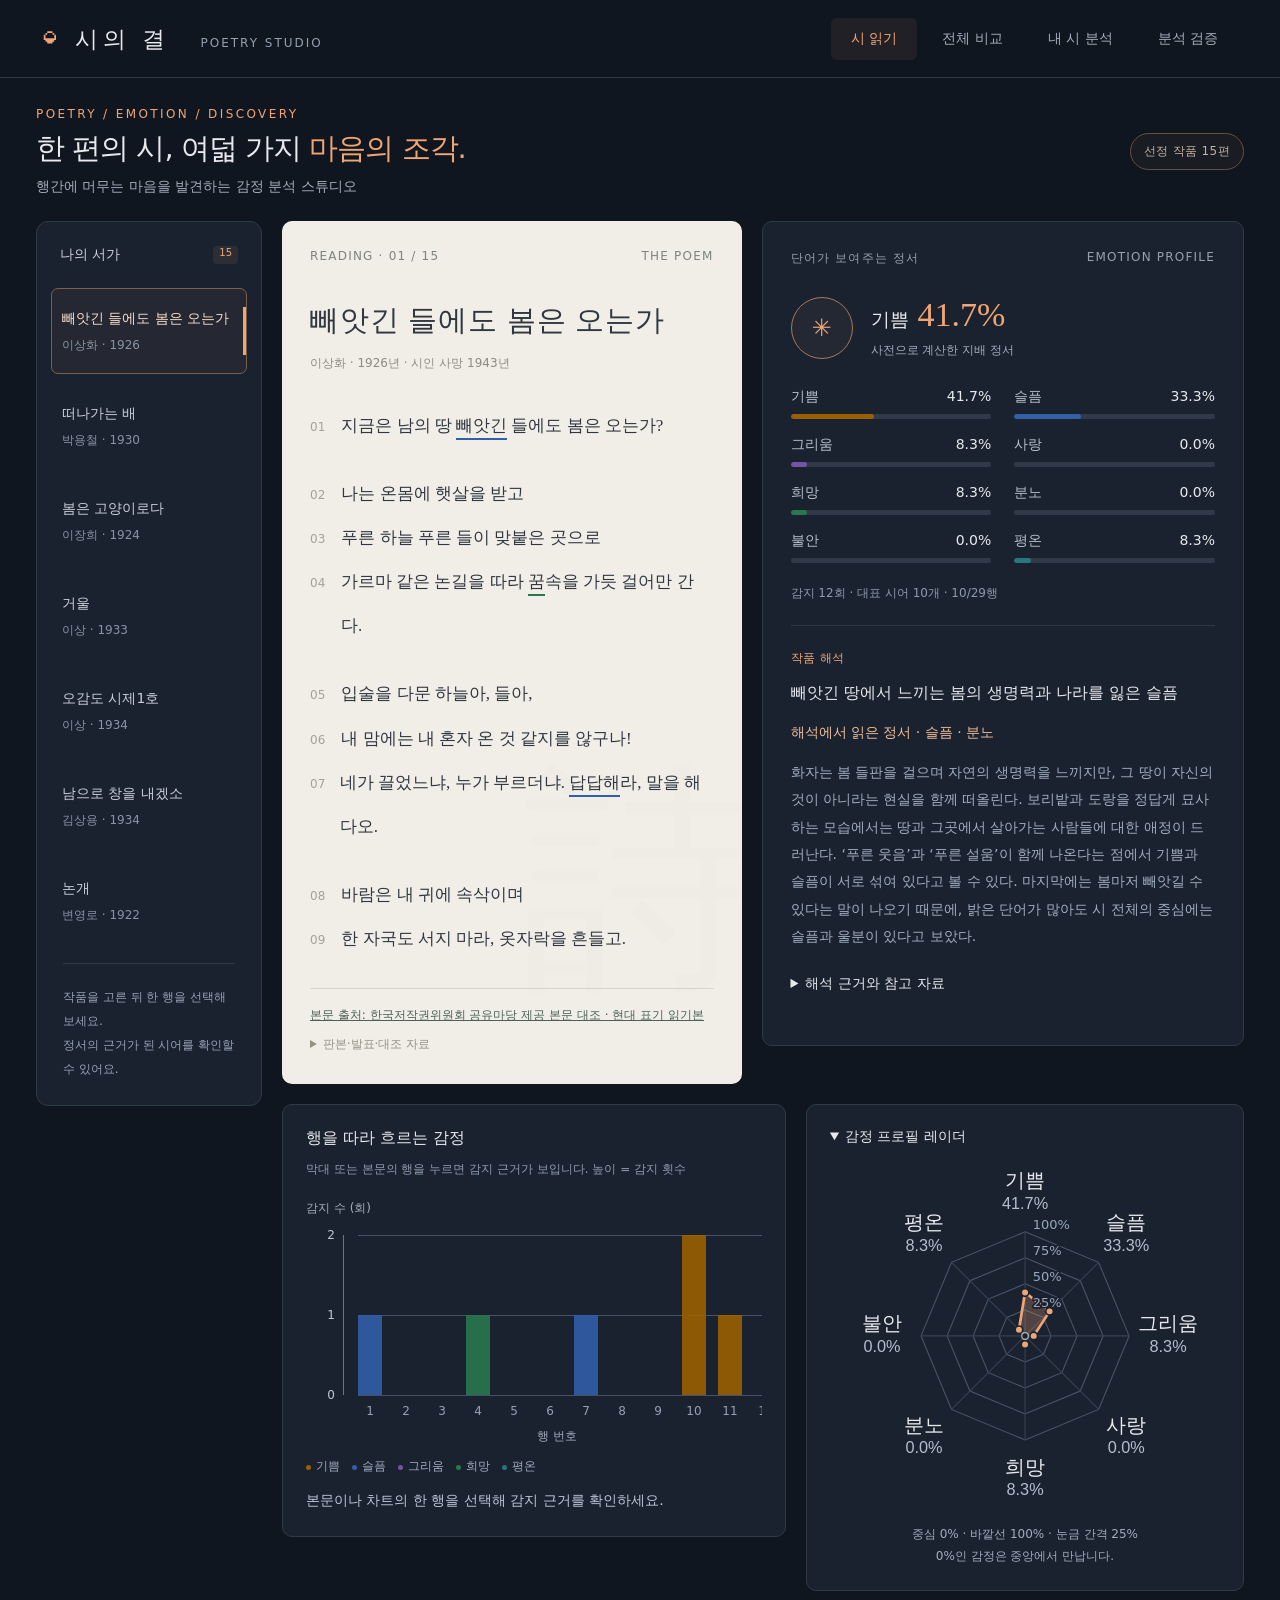
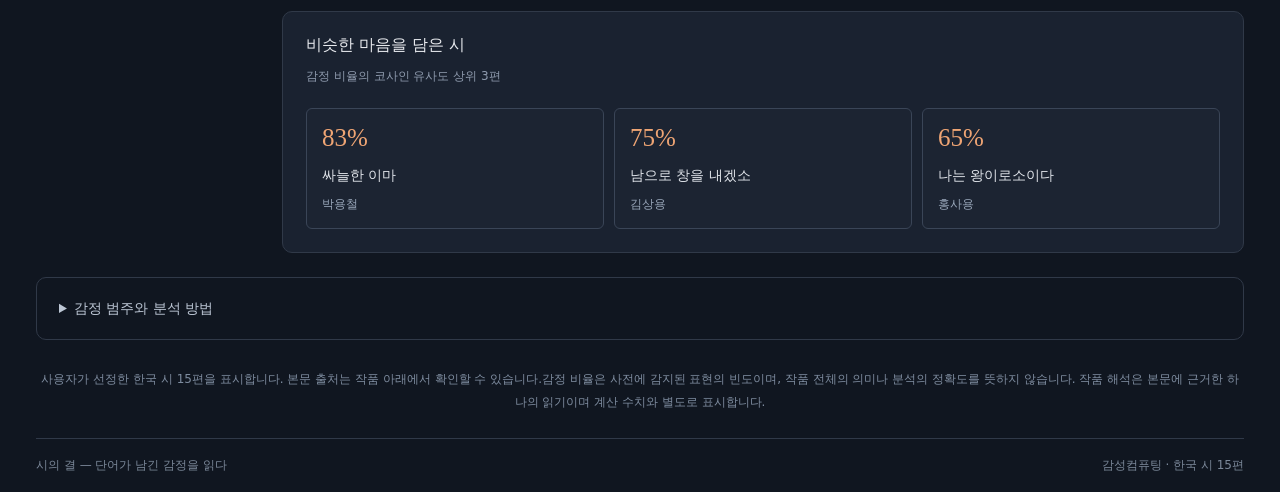
<file: index.html>
<!doctype html>
<html lang="ko">
<head><meta charset="utf-8"><meta name="viewport" content="width=device-width,initial-scale=1"><meta name="theme-color" content="#101620"><title>시의 결 · 한국 시 15편</title><link rel="stylesheet" href="preview/style.css?v=5dcbf343813a"></head>
<body>
<header><div class="brand">시의 결 <small>POETRY STUDIO</small></div><nav aria-label="화면 선택"><button class="active" data-page="read">시 읽기</button><button data-page="compare">전체 비교</button><button data-page="write">내 시 분석</button><button data-page="validation">분석 검증</button></nav></header>
<main>
<div class="intro"><div><p class="eyebrow">POETRY / EMOTION / DISCOVERY</p><h1>한 편의 시,<br> 여덟 가지 <em>마음의 조각.</em></h1><p>행간에 머무는 마음을 발견하는 감정 분석 스튜디오</p></div><span class="preview">선정 작품 15편</span></div>
<section id="read">
  <aside class="sidebar"><div class="sidebar-heading">나의 서가 <span id="library-count"></span></div><div class="shelf" id="shelf" aria-label="선정 시 15편"></div><div class="sidebar-note">작품을 고른 뒤 한 행을 선택해 보세요.<br>정서의 근거가 된 시어를 확인할 수 있어요.</div></aside>
  <div class="reading">
    <article class="poem"><div class="section-head"><span>READING · <span id="page-number"></span></span><span>THE POEM</span></div><h2 id="title"></h2><div class="byline" id="byline"></div><div class="poem-lines" id="lines" tabindex="0" role="region" aria-label="시 본문 전체"></div><div class="source" id="source"></div></article>
    <section class="analysis"><div class="section-head"><span>단어가 보여주는 정서</span><span>EMOTION PROFILE</span></div><div class="dominant"><div class="circle" aria-hidden="true">✳</div><div><h3 id="dominant"></h3><p>사전으로 계산한 지배 정서</p></div></div><div class="bars" id="bars"></div><p class="stats" id="stats"></p><div class="interpretation"><span class="tiny">작품 해석</span><p class="theme" id="theme"></p><p class="reading-emotions" id="interpretation-emotions"></p><p class="interp" id="interp"></p><details class="interpretation-notes"><summary>해석 근거와 참고 자료</summary><div id="interpretation-evidence"></div></details></div></section>
  </div>
  <div class="lower"><section class="panel flow-panel"><h3>행을 따라 흐르는 감정</h3><p class="caption">막대 또는 본문의 행을 누르면 감지 근거가 보입니다. 높이 = 감지 횟수</p><div class="flow" id="flow" aria-label="행별 감정 감지 수"></div><div class="legend" id="legend"></div><div class="evidence" id="evidence" aria-live="polite"></div></section><section class="panel profile-panel"><details class="radar-details" id="read-radar-details" open><summary>감정 프로필 레이더</summary><figure class="radar-figure"><figcaption>여덟 가지 감정 프로필</figcaption><div id="radar"></div><p class="caption radar-caption">중심 0% · 바깥선 100% · 눈금 간격 25%<br>0%인 감정은 중앙에서 만납니다.</p></figure></details></section><section class="panel recommend-panel"><h3>비슷한 마음을 담은 시</h3><p class="caption">감정 비율의 코사인 유사도 상위 3편</p><div class="recommendations" id="recs"></div></section></div>
</section>
<section id="compare" class="hidden"><div class="panel"><h3>열다섯 편의 마음을 한눈에</h3><p class="caption">작품별 감정 비율. 제목을 누르면 해당 작품으로 이동합니다.</p><div class="scroll"><table class="heatmap" id="heatmap" aria-label="15편 감정 비율 비교"></table></div></div></section>
<section id="write" class="hidden"><div class="input-layout"><section class="panel"><h3>당신의 문장에는 어떤 마음이 있나요?</h3><p class="caption">입력은 브라우저에서 처리하며 서버로 전송하지 않습니다.</p><label for="own" class="tiny">분석할 시 본문</label><textarea id="own" placeholder="분석할 시 본문을 붙여넣으세요."></textarea><button class="primary" id="analyze">내 문장 분석하기</button></section><section class="panel"><h3>문장에서 발견한 감정</h3><p class="caption">감정 시어의 빈도 비율이며 분석 정확도가 아닙니다.</p><div id="own-result" class="notice" aria-live="polite">시 본문을 입력하면 감정 비율과 행별 근거를 보여드립니다.</div></section></div></section>
<section id="validation" class="hidden"><div class="panel validation-intro"><p class="eyebrow">READING &amp; VALIDATION</p><h2>계산과 해석 사이</h2><p>단어가 보여 주는 감정과 시 전체에서 읽히는 마음을 세 작품으로 비교했습니다. 제안한 개선과 실제 적용한 수정을 구분해 기록했습니다.</p></div><div id="validation-cases" class="validation-cases"></div></section>
<details class="emotion-guide"><summary>감정 범주와 분석 방법</summary><p>감정 비율은 감지된 표현의 빈도입니다. 8개 범주를 사용하며, 범주별 대표 시어를 10개 이상 정했습니다.</p><dl id="emotion-definitions"></dl></details>
<p class="footnote">사용자가 선정한 한국 시 15편을 표시합니다. 본문 출처는 작품 아래에서 확인할 수 있습니다.<br>감정 비율은 사전에 감지된 표현의 빈도이며, 작품 전체의 의미나 분석의 정확도를 뜻하지 않습니다. 작품 해석은 본문에 근거한 하나의 읽기이며 계산 수치와 별도로 표시합니다.</p>
</main><footer><span>시의 결 — 단어가 남긴 감정을 읽다</span><span>감성컴퓨팅 · 한국 시 15편</span></footer>
<script src="preview/poems.js?v=61dbcc5cc059"></script><script src="preview/lexicon.js?v=4f3d0b16faf8"></script><script src="preview/analyzer.js?v=24a4343a0358"></script><script src="preview/charts.js?v=64b04b0f1bfd"></script><script src="preview/validation.js?v=fb953fc02af0"></script><script src="preview/app.js?v=e5ddb4fe1bb3"></script>
</body></html>
</file>
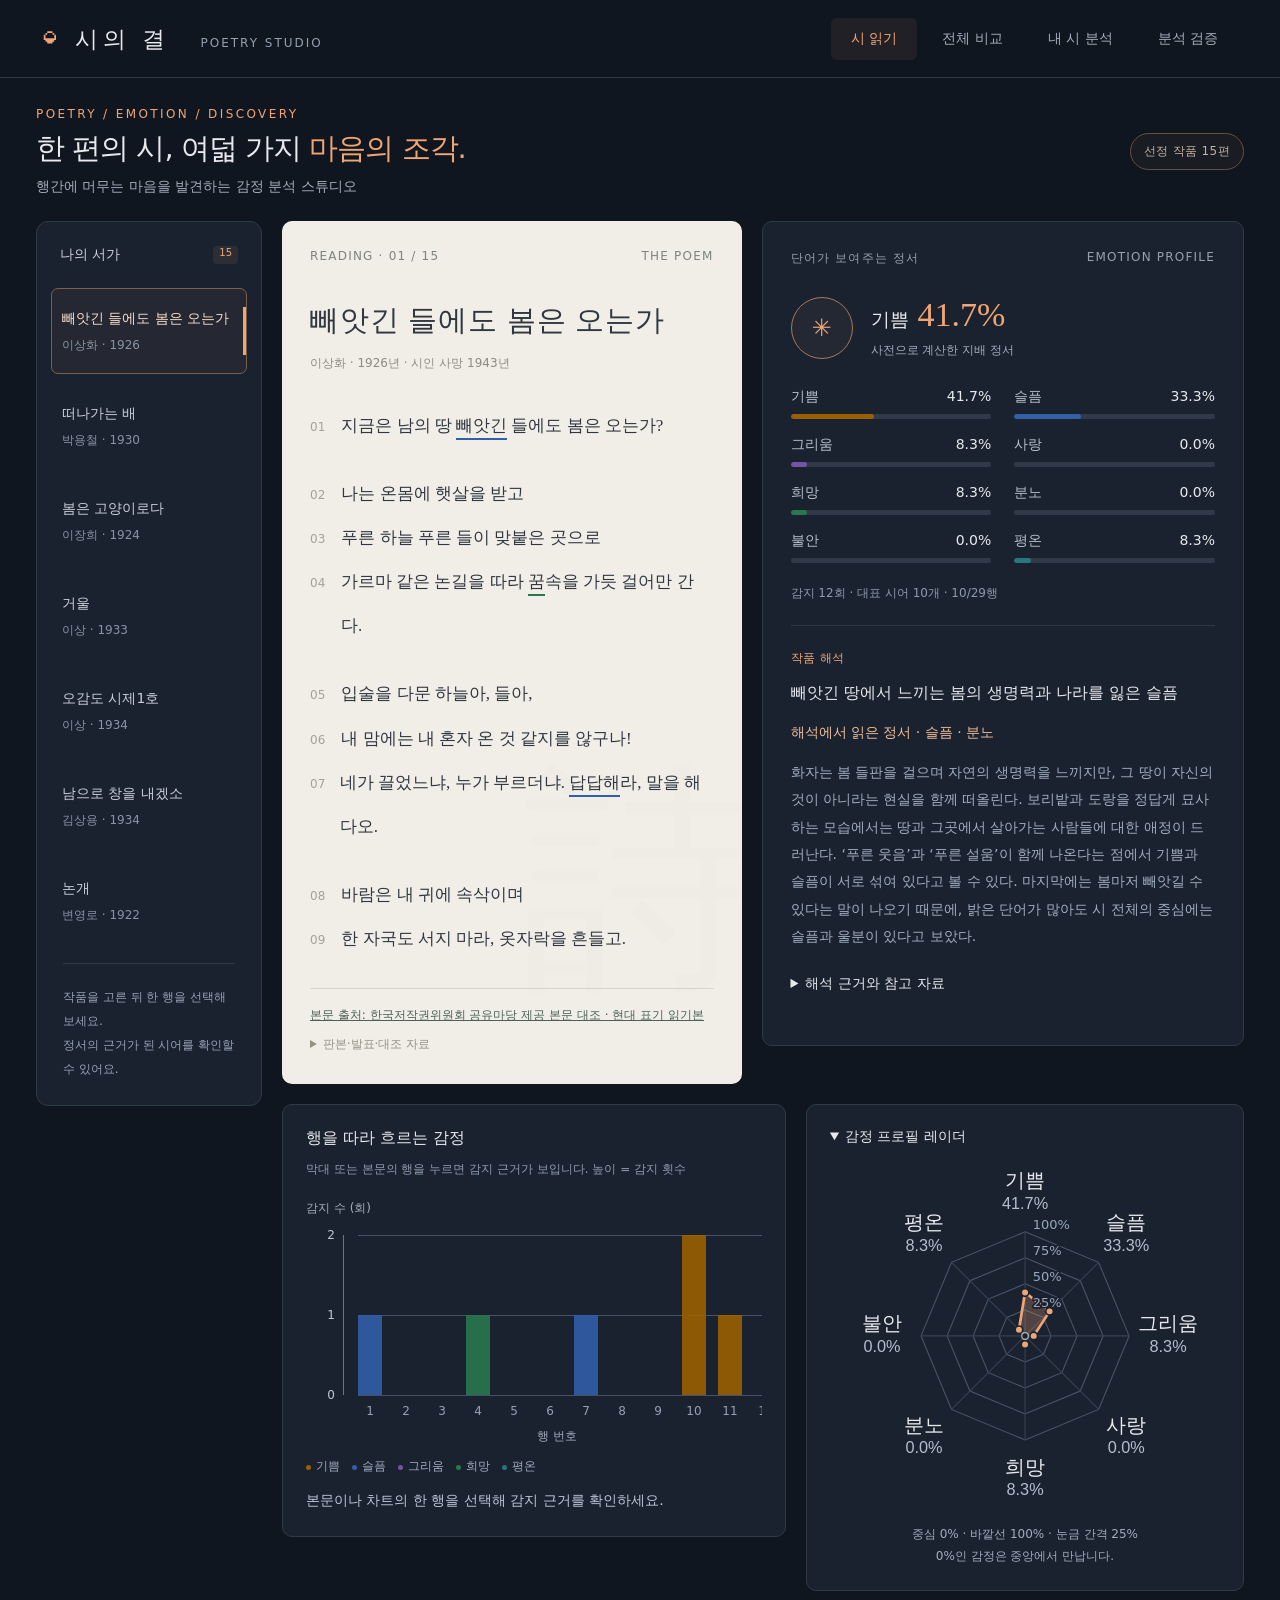
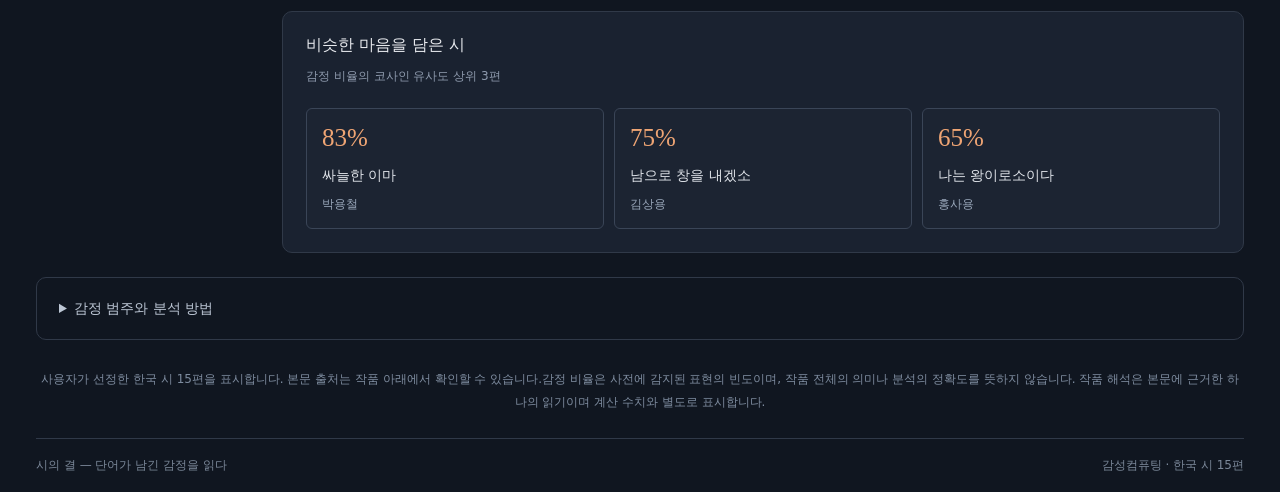
<file: preview/index.html>
<!doctype html>
<html lang="ko">
<head><meta charset="utf-8"><meta name="viewport" content="width=device-width,initial-scale=1"><meta name="theme-color" content="#101620"><title>시의 결 · 한국 시 15편</title><link rel="stylesheet" href="style.css?v=5dcbf343813a"></head>
<body>
<header><div class="brand">시의 결 <small>POETRY STUDIO</small></div><nav aria-label="화면 선택"><button class="active" data-page="read">시 읽기</button><button data-page="compare">전체 비교</button><button data-page="write">내 시 분석</button><button data-page="validation">분석 검증</button></nav></header>
<main>
<div class="intro"><div><p class="eyebrow">POETRY / EMOTION / DISCOVERY</p><h1>한 편의 시,<br> 여덟 가지 <em>마음의 조각.</em></h1><p>행간에 머무는 마음을 발견하는 감정 분석 스튜디오</p></div><span class="preview">선정 작품 15편</span></div>
<section id="read">
  <aside class="sidebar"><div class="sidebar-heading">나의 서가 <span id="library-count"></span></div><div class="shelf" id="shelf" aria-label="선정 시 15편"></div><div class="sidebar-note">작품을 고른 뒤 한 행을 선택해 보세요.<br>정서의 근거가 된 시어를 확인할 수 있어요.</div></aside>
  <div class="reading">
    <article class="poem"><div class="section-head"><span>READING · <span id="page-number"></span></span><span>THE POEM</span></div><h2 id="title"></h2><div class="byline" id="byline"></div><div class="poem-lines" id="lines" tabindex="0" role="region" aria-label="시 본문 전체"></div><div class="source" id="source"></div></article>
    <section class="analysis"><div class="section-head"><span>단어가 보여주는 정서</span><span>EMOTION PROFILE</span></div><div class="dominant"><div class="circle" aria-hidden="true">✳</div><div><h3 id="dominant"></h3><p>사전으로 계산한 지배 정서</p></div></div><div class="bars" id="bars"></div><p class="stats" id="stats"></p><div class="interpretation"><span class="tiny">작품 해석</span><p class="theme" id="theme"></p><p class="reading-emotions" id="interpretation-emotions"></p><p class="interp" id="interp"></p><details class="interpretation-notes"><summary>해석 근거와 참고 자료</summary><div id="interpretation-evidence"></div></details></div></section>
  </div>
  <div class="lower"><section class="panel flow-panel"><h3>행을 따라 흐르는 감정</h3><p class="caption">막대 또는 본문의 행을 누르면 감지 근거가 보입니다. 높이 = 감지 횟수</p><div class="flow" id="flow" aria-label="행별 감정 감지 수"></div><div class="legend" id="legend"></div><div class="evidence" id="evidence" aria-live="polite"></div></section><section class="panel profile-panel"><details class="radar-details" id="read-radar-details" open><summary>감정 프로필 레이더</summary><figure class="radar-figure"><figcaption>여덟 가지 감정 프로필</figcaption><div id="radar"></div><p class="caption radar-caption">중심 0% · 바깥선 100% · 눈금 간격 25%<br>0%인 감정은 중앙에서 만납니다.</p></figure></details></section><section class="panel recommend-panel"><h3>비슷한 마음을 담은 시</h3><p class="caption">감정 비율의 코사인 유사도 상위 3편</p><div class="recommendations" id="recs"></div></section></div>
</section>
<section id="compare" class="hidden"><div class="panel"><h3>열다섯 편의 마음을 한눈에</h3><p class="caption">작품별 감정 비율. 제목을 누르면 해당 작품으로 이동합니다.</p><div class="scroll"><table class="heatmap" id="heatmap" aria-label="15편 감정 비율 비교"></table></div></div></section>
<section id="write" class="hidden"><div class="input-layout"><section class="panel"><h3>당신의 문장에는 어떤 마음이 있나요?</h3><p class="caption">입력은 브라우저에서 처리하며 서버로 전송하지 않습니다.</p><label for="own" class="tiny">분석할 시 본문</label><textarea id="own" placeholder="분석할 시 본문을 붙여넣으세요."></textarea><button class="primary" id="analyze">내 문장 분석하기</button></section><section class="panel"><h3>문장에서 발견한 감정</h3><p class="caption">감정 시어의 빈도 비율이며 분석 정확도가 아닙니다.</p><div id="own-result" class="notice" aria-live="polite">시 본문을 입력하면 감정 비율과 행별 근거를 보여드립니다.</div></section></div></section>
<section id="validation" class="hidden"><div class="panel validation-intro"><p class="eyebrow">READING &amp; VALIDATION</p><h2>계산과 해석 사이</h2><p>단어가 보여 주는 감정과 시 전체에서 읽히는 마음을 세 작품으로 비교했습니다. 제안한 개선과 실제 적용한 수정을 구분해 기록했습니다.</p></div><div id="validation-cases" class="validation-cases"></div></section>
<details class="emotion-guide"><summary>감정 범주와 분석 방법</summary><p>감정 비율은 감지된 표현의 빈도입니다. 8개 범주를 사용하며, 범주별 대표 시어를 10개 이상 정했습니다.</p><dl id="emotion-definitions"></dl></details>
<p class="footnote">사용자가 선정한 한국 시 15편을 표시합니다. 본문 출처는 작품 아래에서 확인할 수 있습니다.<br>감정 비율은 사전에 감지된 표현의 빈도이며, 작품 전체의 의미나 분석의 정확도를 뜻하지 않습니다. 작품 해석은 본문에 근거한 하나의 읽기이며 계산 수치와 별도로 표시합니다.</p>
</main><footer><span>시의 결 — 단어가 남긴 감정을 읽다</span><span>감성컴퓨팅 · 한국 시 15편</span></footer>
<script src="poems.js?v=61dbcc5cc059"></script><script src="lexicon.js?v=4f3d0b16faf8"></script><script src="analyzer.js?v=24a4343a0358"></script><script src="charts.js?v=64b04b0f1bfd"></script><script src="validation.js?v=fb953fc02af0"></script><script src="app.js?v=e5ddb4fe1bb3"></script>
</body></html>
</file>
<file: preview/style.css>
:root{--bg:#101620;--panel:#1a2230;--line:#303948;--text:#e7e9ed;--muted:#a3acbb;--accent:#efa574}*{box-sizing:border-box}body{margin:0;background:var(--bg);color:var(--text);font-family:'Malgun Gothic',system-ui,sans-serif;font-size:13px}button,input,textarea{font:inherit}button{cursor:pointer}button:focus-visible,textarea:focus-visible,.verse:focus-visible,.column:focus-visible{outline:2px solid var(--accent);outline-offset:4px}header{height:78px;border-bottom:1px solid var(--line);padding:0 42px;display:flex;align-items:center;justify-content:space-between}.brand{font:23px Batang,serif;letter-spacing:5px}.brand:before{content:'◒';color:var(--accent);margin-right:14px;font:28px Georgia}.brand small{font:9px system-ui;letter-spacing:2px;color:#949fb0;margin-left:20px}nav{display:flex;gap:5px}nav button{background:none;border:0;color:var(--muted);padding:12px 20px;border-radius:6px;font-size:12px}nav button.active{color:var(--accent);background:#efa57412}main{max-width:1510px;margin:auto;padding:29px 36px 24px}.intro{display:flex;justify-content:space-between;align-items:center;margin:0 0 25px}.eyebrow{margin:0 0 8px;color:var(--accent);font-size:9px;letter-spacing:2.4px}.intro h1{font-size:26px;letter-spacing:-1px;font-weight:500;margin:0}.intro h1 br{display:none}.intro h1 em{font-style:normal;color:var(--accent)}.intro p:not(.eyebrow){color:var(--muted);font-size:11px;margin:9px 0 0}.preview{font-size:10px;letter-spacing:.4px;color:#c2b19e;background:#efa5740b;border:1px solid #66503b;border-radius:30px;padding:9px 13px}.preview:before{content:'●';font-size:7px;color:var(--accent);margin-right:7px}#read{display:grid;grid-template-columns:226px minmax(0,1fr);gap:20px}.sidebar{grid-row:span 2;background:var(--panel);border:1px solid var(--line);border-radius:12px;padding:24px 16px;display:flex;flex-direction:column;overflow:hidden}.sidebar-heading{font-size:11px;display:flex;justify-content:space-between;margin:0 9px 24px;color:#cbd0da}.sidebar-heading span{color:var(--accent);background:#efa57416;padding:1px 6px;border-radius:4px;font-size:10px}.shelf{display:flex;flex-direction:column;gap:9px}.book{background:none;border:1px solid transparent;border-radius:7px;color:#c9cfd8;text-align:left;padding:19px 14px;position:relative}.book:hover{background:#ffffff06}.book.active{border-color:#7c5f48;background:#efa5740c;color:#f5ddc8}.number{font:12px Georgia;color:#8d98a9;margin-right:12px}.book.active .number{color:var(--accent)}.book strong{font-weight:400;font-size:13px}.book small{font-size:9px;color:#8893a4;display:block;margin:9px 0 0 28px}.book.active:after{content:'↗';position:absolute;top:19px;right:12px;color:var(--accent)}.sidebar-note{margin:25px 12px 0;color:#96a1b3;font-size:10px;line-height:1.9;border-top:1px solid var(--line);padding-top:21px}.orb{margin:45px auto 5px;width:145px;height:145px;border-radius:50%;background:repeating-radial-gradient(ellipse at 35% 35%,transparent 0 5px,#d693653d 6px 7px,transparent 8px 12px);transform:rotate(-25deg);box-shadow:inset -25px -10px 30px #101620aa}.orb-label{color:#9d8979;text-align:center;font:9px Georgia;letter-spacing:2px;margin-top:13px}.reading{display:grid;grid-template-columns:1fr 1.05fr;gap:20px;min-width:0}.poem{background:#f0eee7;color:#303741;border-radius:10px;padding:27px 31px;position:relative;overflow:hidden;min-width:0}.poem:after{content:'詩';position:absolute;font:240px Batang,serif;right:-20px;bottom:40px;color:#30374103;pointer-events:none}.section-head{font-size:8px;letter-spacing:1.2px;color:#98a0ad;display:flex;justify-content:space-between;gap:8px}.poem .section-head{color:#7e847e}.poem h2{font:29px Batang,serif;letter-spacing:1px;margin:36px 0 12px}.byline{font-size:9px;color:#8c8c82}.poem-lines{font:15px/2.65 Batang,serif;margin-top:32px;min-height:275px;position:relative;z-index:1}.verse{display:flex;align-items:baseline;gap:16px;cursor:pointer;padding:0 5px;margin:0 -5px;border-radius:3px}.verse:hover,.verse.selected{background:#dddcd2}.verse .no{font:9px system-ui;color:#a3a497;min-width:13px}mark{background:none;color:inherit;border-bottom:2px solid var(--accent);padding-bottom:3px}.source{font-size:9px;color:#939385;border-top:1px solid #d5d6cb;padding-top:16px;line-height:1.8;margin-top:13px}.analysis{background:var(--panel);border:1px solid var(--line);border-radius:10px;padding:27px 28px;min-width:0}.dominant{display:flex;align-items:center;gap:18px;margin:29px 0}.circle{border:1px solid #aa7855;background:#efa5740b;color:var(--accent);height:62px;width:62px;border-radius:50%;display:grid;place-items:center;font-size:24px;flex-shrink:0}.dominant h3{font-size:19px;font-weight:400;margin:0}.dominant h3 span{font:34px Georgia;color:var(--accent);margin-left:9px}.dominant p{font-size:9px;color:var(--muted);margin:8px 0 0}.bars{display:grid;grid-template-columns:1fr 1fr;gap:17px 23px}.bar-label{font-size:10px;display:flex;justify-content:space-between;color:#b6bfcc;margin-bottom:8px}.bar-label span:last-child{font-variant-numeric:tabular-nums;color:#e7e9ed}.track{height:5px;background:#303a49;border-radius:10px;overflow:hidden}.fill{height:100%;border-radius:10px;transition:width .35s}.stats{font-size:9px;color:#8d9aab;line-height:1.8;margin:20px 0}.interpretation{border-top:1px solid var(--line);padding-top:21px}.tiny{font-size:9px;color:var(--accent);letter-spacing:.5px}.theme{font-size:14px;font-weight:500;line-height:1.8;margin:12px 0 8px}.interp{font-size:11px;line-height:1.95;color:#a0adbd;margin:0}.lower{grid-column:2;display:grid;grid-template-columns:1.15fr 1fr;gap:20px;min-width:0}.panel{border:1px solid var(--line);background:var(--panel);border-radius:10px;padding:23px;min-width:0}.panel h3{font-size:14px;font-weight:500;margin:0 0 10px}.caption{font-size:9px;color:#8f9bae;line-height:1.8;margin:0 0 20px}.flow{display:flex;height:90px;align-items:end;gap:14px;padding:0 7px 18px;border-bottom:1px solid var(--line)}.column{flex:1;height:100%;display:flex;flex-direction:column;justify-content:end;position:relative;cursor:pointer}.column i{display:block;min-height:0;opacity:.9}.column span{position:absolute;bottom:-16px;left:0;right:0;text-align:center;color:#95a1b3;font-size:8px}.legend{display:flex;gap:12px;flex-wrap:wrap;color:#9daabd;font-size:8px;margin-top:13px}.legend b{display:inline-block;width:5px;height:5px;border-radius:50%;margin-right:5px}.evidence{font-size:9px;color:#bbc5d3;line-height:1.8;margin-top:13px}.recommendations{display:flex;gap:10px}.rec{flex:1;text-align:left;padding:13px;border:1px solid #3a4557;border-radius:6px;background:#ffffff02;color:#dfe3e9;transition:background .2s}.rec:hover{background:#ffffff08}.score{font:25px Georgia;color:var(--accent)}.rec strong{display:block;font-size:11px;font-weight:400;margin:15px 0 8px}.rec small{font-size:8px;color:#99a7ba}.footnote{color:#7e8c9f;font-size:9px;line-height:1.9;text-align:center;margin:28px 0 0}.footnote br{display:none}footer{margin:0 36px;border-top:1px solid var(--line);display:flex;justify-content:space-between;padding:18px 0;color:#7b8899;font-size:9px}.hidden{display:none!important}.input-layout{display:grid;grid-template-columns:1fr 1fr;gap:20px}textarea{display:block;width:100%;height:240px;padding:17px;background:#111a27;border:1px solid #344052;border-radius:5px;color:#e6eaf0;font:13px/2 'Malgun Gothic',sans-serif;resize:vertical;margin-top:12px}.primary{padding:12px 20px;border:0;border-radius:5px;background:var(--accent);color:#29201a;font-size:11px;margin-top:15px}.notice{padding:20px;border:1px solid #374455;background:#111a27;border-radius:6px;line-height:1.9;font-size:12px;color:#afbdd0}.scroll{overflow:auto}.heatmap{width:100%;border-spacing:5px;font-size:11px}.heatmap th,.heatmap td{padding:19px 9px;border-radius:4px;text-align:center}.heatmap th{font-weight:400;color:#acb7c7}.heatmap td{color:#f1f1ed}.heatmap td:first-child{white-space:nowrap;text-align:left}
@media(min-width:1550px){main{padding-top:35px}.poem-lines{font-size:17px}.poem,.analysis{padding:33px 36px}}@media(max-width:1100px){#read{grid-template-columns:180px minmax(0,1fr);gap:14px}.reading{gap:14px}.poem,.analysis{padding:22px}.poem-lines{font-size:13px}.sidebar{padding:22px 10px}.book{padding:17px 9px}.book strong{font-size:11px}.book.active:after{display:none}.lower{gap:14px}.recommendations{flex-direction:column}.rec strong{margin:7px 0}.rec{padding:10px}.score{font-size:18px}.orb{width:115px;height:115px}}@media(max-width:780px){header{padding:0 20px;height:72px}.brand small{display:none}nav button{padding:10px 9px;font-size:10px}main{padding:25px 16px}.intro{gap:12px;align-items:start}.intro h1{font-size:23px}.intro h1 br{display:block}.intro .eyebrow{font-size:8px}.intro p:not(.eyebrow){font-size:10px;line-height:1.8;max-width:220px}.preview{font-size:8px;white-space:nowrap;padding:7px 9px}.preview:before{display:none}#read{display:block}.sidebar{padding:17px 12px;margin-bottom:16px}.sidebar-heading{margin:0 5px 13px}.shelf{flex-direction:row;overflow:auto;gap:7px}.book{flex:0 0 185px;padding:13px}.book strong{font-size:12px}.book small{margin-left:25px}.sidebar-note,.orb,.orb-label{display:none}.reading,.lower,.input-layout{grid-template-columns:1fr}.poem{padding:26px 25px}.poem h2{margin-top:25px}.poem-lines{font-size:15px;min-height:0;margin-top:25px}.analysis{padding:25px}.lower{margin-top:16px;gap:16px}.recommendations{flex-direction:row}.rec{padding:15px}.score{font-size:24px}.rec strong{margin-top:12px}footer{margin:0 16px;font-size:8px;gap:15px}.heatmap{min-width:630px}.footnote br{display:block}}
/* Readability at both desktop and mobile widths. */
body{font-size:16px}.brand small,.section-head,.byline,.source,.eyebrow,.preview,.stats,.caption,.tiny,.footnote,footer,.sidebar-note,.orb-label,.book small,.rec small,.legend,.verse .no,.column span{font-size:12px}nav button,.sidebar-heading,.book strong,.bar-label,.interp,.evidence,.primary{font-size:14px}.intro p:not(.eyebrow){font-size:14px}.poem-lines{font-size:17px}.theme,.panel h3{font-size:16px}.book .number{display:none}.book small{margin-left:0}.book.active:after{content:'';top:18px;bottom:18px;right:0;width:3px;background:var(--accent)}.intro h1{font-size:29px}.intro .eyebrow{font-size:12px}.preview:before{display:none}.intro p:not(.eyebrow){max-width:none}.heatmap{font-size:14px}.rec strong{font-size:14px}.poem{padding:28px}.analysis{padding:28px}.poem-lines{min-height:300px}.rec{padding:15px}.intro{gap:18px}.source{margin-top:24px}.sidebar-note{line-height:2}.dominant p{font-size:12px}.sidebar{padding-left:14px;padding-right:14px}.book{padding-left:10px;padding-right:10px}.verse{line-height:2.6}.poem h2{line-height:1.5}.intro h1 br{display:none}
@media(max-width:1100px){#read{grid-template-columns:205px minmax(0,1fr)}.reading{grid-template-columns:1fr}.poem-lines{min-height:0}.analysis .bars{gap:20px 28px}.recommendations{flex-direction:row}.sidebar .orb{margin-top:60px}}
@media(max-width:780px){#read{display:block}.reading,.lower{grid-template-columns:1fr}.intro h1{font-size:25px}.intro h1 br{display:block}.intro p:not(.eyebrow){font-size:14px}.intro .eyebrow{font-size:12px}.preview{font-size:12px}.intro{flex-wrap:wrap}.book{flex-basis:220px}.book strong,nav button{font-size:14px}.poem-lines{font-size:16px}.rec strong{font-size:14px}.source{font-size:12px}.verse .no{font-size:12px}footer{font-size:12px;flex-wrap:wrap}.book.active:after{display:block}.orb-label{display:none}}
@media(max-width:780px){header{height:auto;min-height:84px;flex-wrap:wrap;gap:14px;padding:16px 20px}.brand{white-space:nowrap}nav{margin-left:auto;flex-wrap:wrap}}
.shelf{max-height:650px;overflow-y:auto;scrollbar-width:thin}.sidebar{align-self:start}.reading{align-items:start}.poem-lines{max-height:560px;overflow-y:auto;padding-right:8px;scrollbar-width:thin}.verse>span:last-child{min-width:0;white-space:pre-wrap;overflow-wrap:anywhere}.stanza-break{height:24px}.source a{color:#4c6254;text-decoration:underline;overflow-wrap:anywhere}.source p{line-height:1.8}.flow{overflow-x:auto;align-items:end}.column{min-width:18px}.poem-link{background:none;border:0;color:inherit;font:inherit;text-align:left}.input-lines{max-height:360px;overflow:auto}.recommendations{flex-wrap:wrap}.rec{min-width:115px}.source{font-size:12px}.source:empty{display:none}@media(max-width:780px){.shelf{max-height:none;overflow-x:auto;overflow-y:hidden}.poem-lines{max-height:470px}.rec{min-width:130px}.sidebar{max-height:none}}
.poem-section-heading{font:600 16px/2 'Malgun Gothic',sans-serif;margin:12px 0 8px 29px}.poem-postscript{font-size:14px;margin:24px 0 0 29px;color:#596057}
/* Keep the count axis visible while long poems scroll inside the plot. */
.flow{display:grid;grid-template-columns:38px minmax(0,1fr);gap:0 8px;height:auto;padding:0;overflow:visible;border:0;align-items:start}
.flow-axis-title{grid-column:1/-1;font-size:12px;color:var(--muted);margin-bottom:8px}
.flow-axis{position:relative;height:var(--flow-height,160px);margin-top:10px;border-right:1px solid #66758a}
.flow-tick{position:absolute;right:8px;transform:translateY(-50%);font-size:12px;font-variant-numeric:tabular-nums;color:#bdc7d5}
.flow-scroll{min-width:0;overflow-x:auto;padding:10px 6px 30px;scrollbar-width:thin}
.flow-plot{position:relative;display:flex;align-items:end;gap:12px;height:var(--flow-height,160px);width:max-content;min-width:100%}
.flow-gridline{position:absolute;left:0;right:0;border-top:1px solid #445166;pointer-events:none}
.flow-plot .column{flex:1 0 24px;min-width:24px;z-index:1}
.flow-plot .column i{flex-shrink:0}
.flow-plot .column span{bottom:-23px;font-size:12px}
.flow-x-title{grid-column:2;text-align:center;font-size:12px;color:var(--muted);margin:3px 0 0}
.radar-figure{margin:0 0 28px;padding:20px 0 14px;border-top:1px solid var(--line);border-bottom:1px solid var(--line)}.radar-figure figcaption{font-size:16px;color:var(--text);font-weight:500}.radar-chart{display:block;width:100%;max-width:420px;height:auto;margin:8px auto 0;overflow:visible}.radar-grid{fill:none;stroke:#495568;stroke-width:1}.radar-spoke{stroke:#354254;stroke-width:1}.radar-profile{fill:#efa57440;stroke:var(--accent);stroke-width:2.5;stroke-linejoin:round}.radar-axis{fill:#e7e9ed;font:18px 'Malgun Gothic',sans-serif}.radar-value{fill:#b4bfcd;font-size:15px;font-variant-numeric:tabular-nums}.radar-tick{fill:#9aa8bb;font:12px system-ui,sans-serif;paint-order:stroke;stroke:var(--panel);stroke-width:3px;stroke-linejoin:round}.radar-point{fill:var(--accent);stroke:var(--panel);stroke-width:1.5}.radar-origin{fill:var(--panel);stroke:#a3acbb;stroke-width:1.2}.radar-caption{text-align:center;margin:0;font-size:12px;color:#a3acbb}.input-radar{margin-bottom:8px}#own-result>.radar-caption{margin-bottom:24px}@media(max-width:400px){.analysis{padding-left:18px;padding-right:18px}}
.reading-emotions{font-size:14px;color:#efbd99;line-height:1.7}.interpretation-notes,.validation-evidence{font-size:14px;line-height:1.9;margin:20px 0;color:#b9c4d2}.interpretation-notes summary,.validation-evidence summary{cursor:pointer;color:var(--text)}.interpretation-notes a,.validation-case>a{display:block;color:#efbd99;font-size:14px;line-height:1.8;margin-top:12px;overflow-wrap:anywhere}.validation-intro{margin-bottom:20px}.validation-intro h2{font-size:26px;margin:8px 0 16px}.validation-intro>p:last-child{line-height:1.9;max-width:760px;color:#b9c4d2}.validation-cases{display:grid;grid-template-columns:repeat(3,minmax(0,1fr));gap:20px}.validation-case>h3{font-size:21px;line-height:1.6}.validation-poem{font-size:14px;color:var(--accent);margin:0 0 12px}.validation-case>p{font-size:16px;line-height:1.9;color:#c4ceda}.validation-case>h4{font-size:16px;margin:24px 0 8px}.validation-summary{padding:12px 14px;border-left:2px solid var(--accent);background:#efa57408;margin:20px 0}.validation-summary p{font-size:14px;line-height:1.8;margin:4px 0}.validation-ratios{width:100%;border-collapse:collapse;font-size:14px;font-variant-numeric:tabular-nums}.validation-ratios th,.validation-ratios td{padding:9px 6px;border-bottom:1px solid #354152;text-align:right}.validation-ratios th:first-child{text-align:left}.validation-ratios th{font-weight:500;color:#c7d0dc}.validation-evidence blockquote{margin:18px 0 8px;padding-left:12px;border-left:2px solid #66758a;color:#e7e9ed;white-space:pre-wrap}.validation-evidence .caption{margin:5px 0;overflow-wrap:anywhere}.validation-case>.caption{font-size:12px}.validation-case .primary{margin-top:24px}@media(max-width:1100px){.validation-cases{grid-template-columns:1fr}.validation-case{max-width:900px;width:100%;margin:auto}}

.source-details{margin-top:8px}.source-details summary,.radar-details>summary,.emotion-guide>summary{cursor:pointer}
.radar-details{margin-top:20px;border-top:1px solid var(--line);padding-top:16px}.radar-details>summary{font-size:14px;color:var(--text)}.radar-details .radar-figure{border:0;margin:10px 0 0;padding:0}.radar-details figcaption{display:none}
.emotion-guide{margin-top:24px;padding:18px 22px;border:1px solid var(--line);border-radius:10px;color:#bdc7d5;font-size:14px;line-height:1.8}.emotion-guide dl{display:grid;grid-template-columns:auto 1fr;gap:12px 20px}.emotion-guide dt{color:var(--accent)}.emotion-guide dd{margin:0}
@media(max-width:780px){
 header{min-height:0;padding:10px 14px;gap:8px}.brand{font-size:20px;letter-spacing:3px}.brand:before{font-size:23px;margin-right:10px}nav{width:100%;margin:0;justify-content:space-between;gap:0}nav button{font-size:13px;padding:8px 10px}
 main{padding:12px}.intro{margin-bottom:12px}.intro h1{font-size:20px;line-height:1.4;letter-spacing:-.6px}.intro h1 br{display:none}.intro .eyebrow,.intro p:not(.eyebrow),.intro .preview{display:none}
 .sidebar{padding:10px;margin-bottom:12px}.sidebar-heading{margin:0 3px 6px;font-size:12px}.shelf{gap:6px}.book{flex-basis:204px;padding:9px 11px}.book strong{font-size:13px}.book small{font-size:12px;margin-top:4px}.book.active:after{top:9px;bottom:9px}
 .reading{gap:12px}.poem,.analysis{padding:16px}.poem .section-head{font-size:10px}.poem h2{font-size:22px;line-height:1.35;margin:10px 0 6px;letter-spacing:0}.byline{font-size:12px}
 .poem-lines{height:150px;max-height:150px;min-height:0;margin-top:12px;font-size:16px}.verse{line-height:1.9;gap:10px}.stanza-break{height:16px}.source{margin-top:10px;padding-top:8px;font-size:12px;line-height:1.5}.source-primary{display:block;white-space:nowrap;overflow:hidden;text-overflow:ellipsis}.source-details{margin-top:5px}.source-details>summary{padding:4px 0}
 .analysis>.section-head{font-size:10px}.dominant{margin:12px 0;gap:12px}.circle{width:40px;height:40px;font-size:18px}.dominant h3{font-size:18px}.dominant h3 span{font-size:26px}.dominant p{font-size:12px;margin-top:4px}
 .analysis .bars{gap:10px 18px}.bar-label{font-size:12px;margin-bottom:5px}.stats{font-size:12px;margin:10px 0;line-height:1.5}.interpretation{padding-top:12px}.tiny{font-size:12px}.theme{font-size:14px;line-height:1.6;margin:7px 0}.reading-emotions{font-size:12px;margin:6px 0}.interp{font-size:14px;line-height:1.65}.interpretation-notes{font-size:12px;margin:10px 0 0}.radar-details{margin-top:12px;padding-top:10px}.radar-details>summary{font-size:13px}
 .lower{margin-top:12px;gap:12px}.panel{padding:16px}.flow-panel{--flow-height:96px}.flow-panel h3{font-size:15px;margin-bottom:6px}.flow-panel .caption{font-size:12px;line-height:1.5;margin-bottom:10px}.flow-panel .legend{gap:8px;margin-top:8px}.flow-panel .evidence{font-size:12px;margin-top:8px;line-height:1.5}.emotion-guide{padding:14px;font-size:13px}.emotion-guide dl{grid-template-columns:1fr;gap:4px}.emotion-guide dd{margin-bottom:10px}
}

.lower{align-items:start}.profile-panel>.radar-details{margin:0;padding:0;border:0}.recommend-panel{grid-column:1/-1}
</file>
